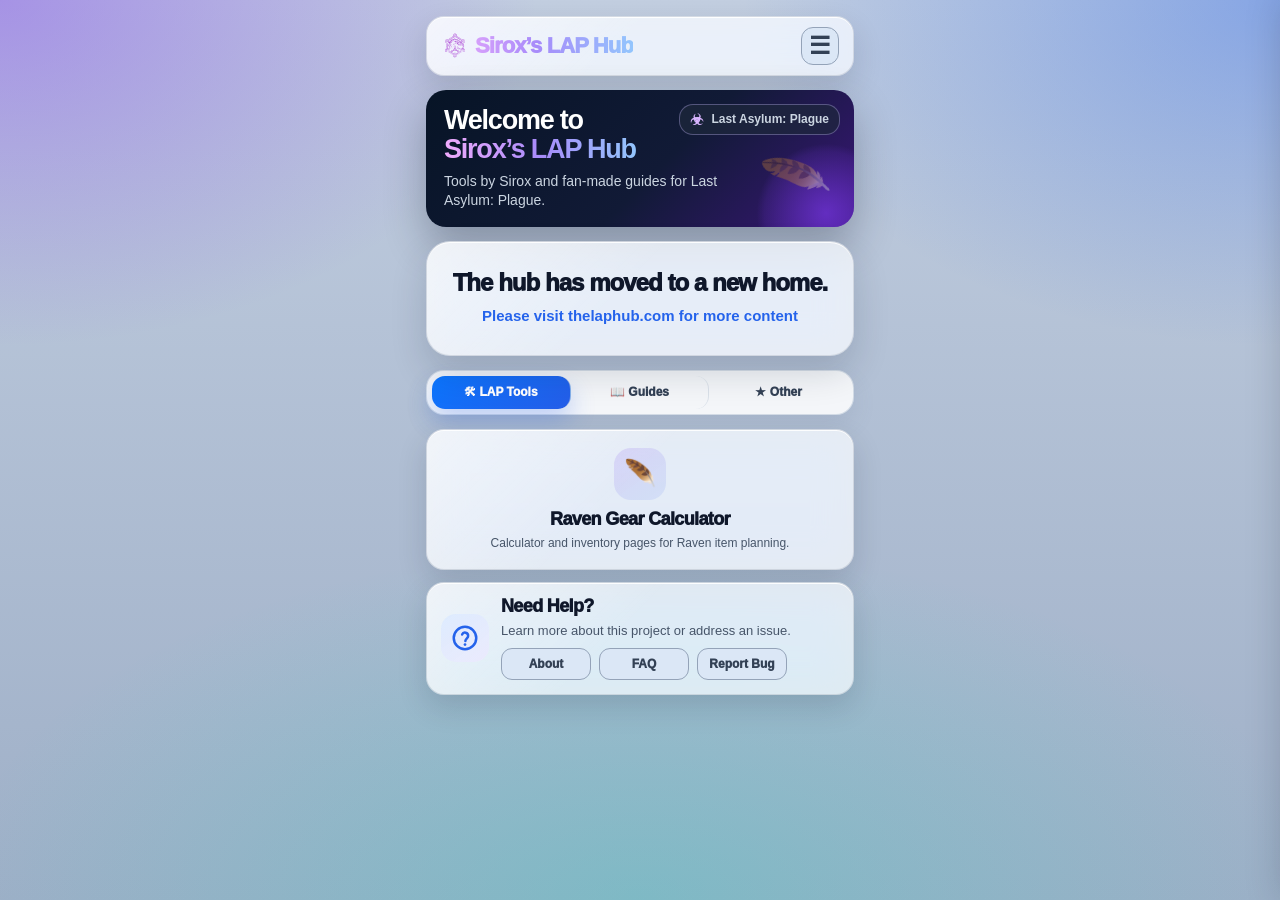
<file: index.html>
<!DOCTYPE html>

<html lang="en"><head><meta content="text/html; charset=utf-8" http-equiv="Content-Type"/>
<meta content="width=device-width, initial-scale=1.0" name="viewport"/>
<title>Last Asylum: Plague Tools</title>
<link href="LAPHub.ico" rel="icon" type="image/x-icon"/>
<link href="https://thelaphub.com/" rel="canonical"/>
<link href="src/styles.css?v=1.0.34" rel="stylesheet"/>
</head>
<body>
<main class="app">
<header class="global-topbar">
<button class="h-btn h-btn--brand" data-action="showPage" data-action-event="click" data-arg0="homePage" type="button"><img class="h-btn__brand-logo" src="lap-hub-logo.svg" alt="" aria-hidden="true"/>Sirox&rsquo;s LAP Hub</button>
<button aria-label="Menu" class="h-btn h-btn--icon" data-action="openGlobalMenu" data-action-event="click" type="button">&#9776;</button>
</header>
<div class="menu-scrim hidden" data-action="closeGlobalMenu" data-action-event="click" id="menuScrim"></div>
<aside aria-hidden="true" class="global-menu-panel" id="globalMenuPanel">
<button class="h-btn h-btn--menu h-btn--back" data-action="closeGlobalMenu" data-action-event="click" type="button">&lsaquo; Back</button>
<nav class="global-menu-tree" id="globalMenuTree" aria-label="Hub navigation"></nav>
</aside>
<section class="" id="homePage">
<section class="home-hero-card">
<div class="h-pill"><span class="h-pill__lead">&#9763;</span><span>Last Asylum: Plague</span></div>
<h1>Welcome to<br/><span>Sirox&rsquo;s LAP Hub</span></h1>
<p>Tools by Sirox and fan-made guides for Last Asylum: Plague.</p>
</section>
<a class="h-card h-card--center h-card--interactive home-moved-card" href="https://thelaphub.com/">
<strong class="h-card__title">The hub has moved to a new home.</strong>
<span class="h-card__sub">Please visit thelaphub.com for more content</span>
</a>
<nav class="h-tabs" id="homeCategoryTabs"></nav>
<section class="h-stack h-stack--column h-stack--gap-5 home-category-panel" id="homeToolsPanel"></section>
<section class="h-stack h-stack--column h-stack--gap-5 home-category-panel hidden" id="homeGuidesPanel"></section>
<section class="h-stack h-stack--column h-stack--gap-5 home-category-panel hidden" id="homeOtherPanel"></section>
</section>
<section class="hidden" id="ravenPage"></section>

<section class="hidden placeholder-page" id="guidesPage"></section>
<section class="hidden placeholder-page" id="otherPage"></section>
<section class="hidden placeholder-page" id="aboutPage"></section>
<section class="hidden placeholder-page" id="faqPage"></section>
<section class="hidden placeholder-page" id="reportBugPage"></section>
</main>
<script src="src/main.js?v=1.0.32" type="module"></script>
</body></html>
</file>
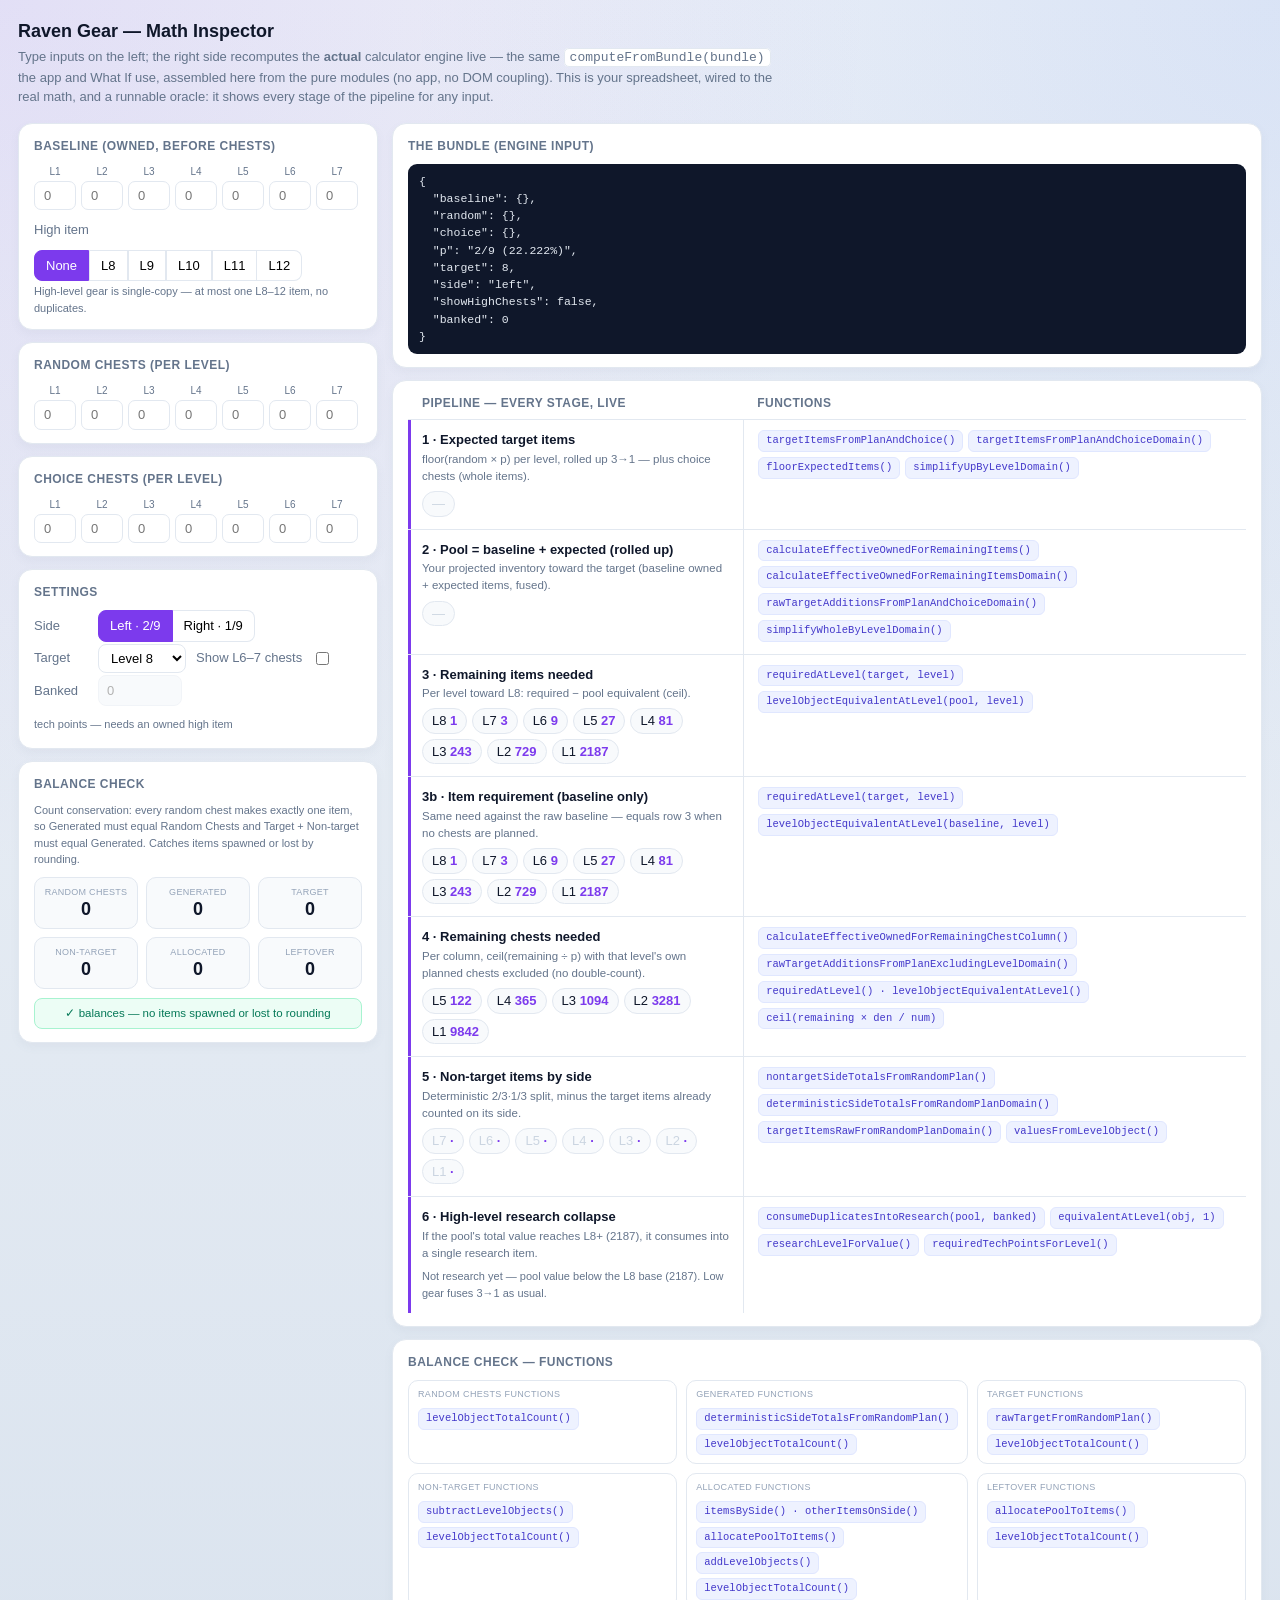
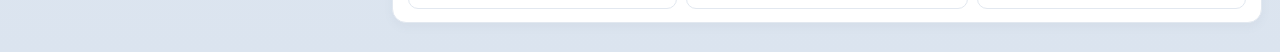
<file: src/tools/raven-gear/ui/_inspect/index.html>
<!DOCTYPE html>
<html lang="en"><head><meta charset="utf-8"><meta name="viewport" content="width=device-width, initial-scale=1">
<title>Raven Gear — Math Inspector</title>
<style>
  :root{ --ink:#0f172a; --muted:#64748b; --line:#e2e8f0; --accent:#7c3aed; --bg:#f1f5f9; }
  *{ box-sizing:border-box; }
  body{ margin:0; font:13px/1.5 ui-sans-serif,Arial,Helvetica,sans-serif; color:var(--ink);
    background:radial-gradient(circle at top left,rgba(124,58,237,.10),transparent 42%),
               radial-gradient(circle at top right,rgba(37,99,235,.10),transparent 42%),
               linear-gradient(180deg,#eef2f7,#dbe4ef); padding:18px; }
  h1{ font-size:18px; margin:0 0 2px; }
  .sub{ color:var(--muted); margin:0 0 16px; max-width:760px; }
  .sub code{ background:#fff; border:1px solid var(--line); border-radius:5px; padding:1px 5px; }
  .layout{ display:grid; grid-template-columns:minmax(300px,360px) 1fr; gap:14px; align-items:start; }
  @media (max-width:760px){ .layout{ grid-template-columns:1fr; } }
  .card{ background:#fff; border:1px solid var(--line); border-radius:14px; padding:13px 15px;
    margin:0 0 12px; box-shadow:0 4px 10px rgba(100,116,139,.06); }
  .card h2{ font-size:12px; letter-spacing:.04em; text-transform:uppercase; color:var(--muted);
    margin:0 0 9px; }
  .levelrow{ display:flex; gap:5px; flex-wrap:wrap; }
  .lvl{ display:flex; flex-direction:column; align-items:center; gap:2px; }
  .lvl span{ font-size:10px; color:var(--muted); }
  .lvl input{ width:42px; text-align:center; border:1px solid var(--line); border-radius:7px;
    padding:4px 2px; font:inherit; }
  .lvl input:focus{ outline:2px solid var(--accent); outline-offset:0; border-color:transparent; }
  .ctl{ display:flex; align-items:center; gap:10px; margin:2px 0; flex-wrap:wrap; }
  .ctl label{ color:var(--muted); min-width:54px; }
  .seg button{ border:1px solid var(--line); background:#fff; padding:5px 11px; cursor:pointer;
    font:inherit; }
  .seg button:first-child{ border-radius:8px 0 0 8px; }
  .seg button:last-child{ border-radius:0 8px 8px 0; border-left:0; }
  .seg button.on{ background:var(--accent); color:#fff; border-color:var(--accent); }
  select,.num{ border:1px solid var(--line); border-radius:8px; padding:5px 8px; font:inherit; background:#fff; }
  .num{ width:84px; }
  input:disabled{ opacity:.45; cursor:not-allowed; background:#f1f5f9; }
  .seg{ display:inline-flex; flex-wrap:wrap; }
  .stage{ display:grid; grid-template-columns:minmax(0,2fr) minmax(0,3fr); border-top:1px solid var(--line); }
  .stage:first-child{ border-top:0; }
  .stage-main{ border-left:3px solid var(--accent); padding:10px 14px 12px 11px; }
  .stage-fns{ border-left:1px solid var(--line); padding:10px 6px 12px 14px; display:flex; flex-wrap:wrap; gap:5px; align-content:flex-start; }
  .stage .lbl{ font-weight:600; }
  .stage .desc{ color:var(--muted); font-size:11.5px; margin:1px 0 6px; }
  @media (max-width:620px){
    .stage, .stages-head{ grid-template-columns:1fr; }
    .stages-head .col-head:last-child{ display:none; }
    .stage-fns{ border-left:0; border-top:1px dashed var(--line); margin-left:11px; }
  }
  .pills{ display:flex; gap:5px; flex-wrap:wrap; }
  .pill{ border:1px solid var(--line); border-radius:999px; padding:2px 9px; background:#f8fafc;
    font-variant-numeric:tabular-nums; }
  .pill b{ color:var(--accent); }
  .pill.zero{ color:#cbd5e1; }
  .mono{ font-family:ui-monospace,SFMono-Regular,Menlo,monospace; font-size:11.5px;
    background:#0f172a; color:#e2e8f0; border-radius:9px; padding:9px 11px; white-space:pre-wrap;
    word-break:break-word; }
  .row2{ display:flex; gap:7px; flex-wrap:wrap; align-items:center; }
  .tag{ font-size:11px; color:var(--muted); }
  .fn{ font-family:ui-monospace,SFMono-Regular,Menlo,monospace; font-size:10.5px; height:fit-content;
    background:#eef2ff; color:#4338ca; border:1px solid #e0e7ff; border-radius:6px; padding:2px 7px; cursor:help; }
  .stages-head{ display:grid; grid-template-columns:minmax(0,2fr) minmax(0,3fr); border-bottom:1px solid var(--line); }
  .stages-head .col-head{ margin:0 0 7px; padding-left:14px; }
  .err{ color:#b91c1c; background:#fef2f2; border:1px solid #fecaca; border-radius:9px; padding:9px 11px; }
  .research{ background:linear-gradient(90deg,rgba(124,58,237,.10),transparent); border-radius:9px; padding:8px 11px; }
  .bar{ height:8px; background:#ede9fe; border-radius:999px; overflow:hidden; margin-top:5px; }
  .bar > i{ display:block; height:100%; background:var(--accent); }
  .bal-grid{ display:grid; grid-template-columns:repeat(3,1fr); gap:8px; }
  .bal-box{ background:#f8fafc; border:1px solid var(--line); border-radius:10px; padding:8px 6px 7px; text-align:center; }
  .bal-box .bk{ font-size:9px; text-transform:uppercase; letter-spacing:.03em; color:#94a3b8; }
  .bal-box .bv{ font-size:18px; font-weight:700; line-height:1.2; }
  .bal-badge{ margin-top:9px; font-size:11.5px; border-radius:8px; padding:6px 10px; text-align:center; }
  .bal-badge.ok{ background:#ecfdf5; color:#047857; border:1px solid #a7f3d0; }
  .bal-badge.bad{ background:#fef2f2; color:#b91c1c; border:1px solid #fecaca; }
  .bal-fns-grid{ display:grid; grid-template-columns:repeat(3,1fr); gap:9px; }
  @media (max-width:620px){ .bal-fns-grid{ grid-template-columns:1fr; } }
  .bal-fn-card{ border:1px solid var(--line); border-radius:10px; padding:7px 9px 8px; }
  .bal-fn-label{ font-size:9px; text-transform:uppercase; letter-spacing:.04em; color:#94a3b8; margin:0 0 6px; }
  .bal-fn-chips{ display:flex; flex-wrap:wrap; gap:4px; }
</style></head>
<body>
<h1>Raven Gear — Math Inspector</h1>
<p class="sub">Type inputs on the left; the right side recomputes the <b>actual</b> calculator engine
live — the same <code>computeFromBundle(bundle)</code> the app and What If use, assembled here from the
pure modules (no app, no DOM coupling). This is your spreadsheet, wired to the real math, and a runnable
oracle: it shows every stage of the pipeline for any input.</p>

<div class="layout">
  <!-- ── INPUTS ───────────────────────────────────────────── -->
  <div>
    <div class="card">
      <h2>Baseline (owned, before chests)</h2>
      <div class="levelrow" id="inBaseline"></div>
      <div class="ctl" style="margin-top:10px"><label>High item</label>
        <span class="seg" id="inHigh"><button data-hl="0" class="on">None</button><button data-hl="8">L8</button><button data-hl="9">L9</button><button data-hl="10">L10</button><button data-hl="11">L11</button><button data-hl="12">L12</button></span>
      </div>
      <div class="tag">High-level gear is single-copy — at most one L8–12 item, no duplicates.</div>
    </div>
    <div class="card">
      <h2>Random chests (per level)</h2>
      <div class="levelrow" id="inRandom"></div>
    </div>
    <div class="card">
      <h2>Choice chests (per level)</h2>
      <div class="levelrow" id="inChoice"></div>
    </div>
    <div class="card">
      <h2>Settings</h2>
      <div class="ctl"><label>Side</label>
        <span class="seg" id="inSide"><button data-side="left" class="on">Left · 2/9</button><button data-side="right">Right · 1/9</button></span>
      </div>
      <div class="ctl"><label>Target</label>
        <select id="inTarget"></select>
        <label style="min-width:0">Show L6–7 chests</label>
        <input type="checkbox" id="inShowHigh">
      </div>
      <div class="ctl"><label>Banked</label>
        <input class="num" id="inBanked" type="number" min="0" step="1" value="0" placeholder="0" disabled>
        <span class="tag" id="bankedHint">tech points — needs an owned high item</span>
      </div>
    </div>
    <div class="card">
      <h2>Balance check</h2>
      <div class="tag" style="margin:0 0 9px">Count conservation: every random chest makes exactly one item, so Generated must equal Random Chests and Target + Non-target must equal Generated. Catches items spawned or lost by rounding.</div>
      <div id="outBalance"></div>
    </div>
  </div>

  <!-- ── OUTPUT ────────────────────────────────────────────── -->
  <div>
    <div class="card">
      <h2>The bundle (engine input)</h2>
      <div class="mono" id="outBundle"></div>
    </div>
    <div class="card" id="outStages">
      <div class="stages-head"><h2 class="col-head">Pipeline — every stage, live</h2><h2 class="col-head">Functions</h2></div>
      <div id="stages"></div>
    </div>
    <div class="card">
      <h2>Balance check — functions</h2>
      <div class="bal-fns-grid" id="outBalanceFns"></div>
    </div>
  </div>
</div>

<script type="module">
  /*
   * ───────────────────────────────────────────────────────────────────────────────
   * RAVEN GEAR — MATH INSPECTOR   (a self-explaining, runnable oracle)
   * ───────────────────────────────────────────────────────────────────────────────
   * WHAT THIS IS: feed inputs on the left, watch the REAL calculator engine compute
   * on the right, stage by stage. It calls computeFromBundle(bundle) — the exact pure
   * function the app's Calculator and What-If use — so this page is the authoritative
   * reference for the math.  AI READING THIS: if you are porting or reimplementing the
   * logic (e.g. the React port), CALL this engine or check your output against this
   * page. Do not re-derive the rules from scratch; they are subtle and load-bearing.
   *
   * THE ECONOMY (why the numbers are what they are):
   *  • Every gear piece is worth its lossless L1-equivalent value = 3^(level-1)
   *    (L1=1, L2=3, … L7=729, L8=2187, …). This falls straight out of 3:1 fusion.
   *  • L1–L7 FUSE: 3 of a level → 1 of the next, capped at L8. A sub-3 remainder is
   *    stranded (its value is locked until you have 3).
   *  • Chests only ever drop L1–L7. That is why Random/Choice inputs stop at L7, and
   *    why an L8+ DUPLICATE is impossible — high-level gear is single-copy.
   *  • L8–L12 do NOT fuse; they "research". Each duplicate you feed in grants its
   *    L1-equivalent value as TECH POINTS. Climbing one level costs 3^L − 3^(L-1)
   *    (L8→L9 = 4374). There is NO stranding here — every point is live progress,
   *    which is why a clean % is meaningful for high gear but not for low gear.
   *  • CROSSOVER: low gear that only REACHES L8 after fusion still researches. The
   *    collapse (consumeDuplicatesIntoResearch) triggers on TOTAL VALUE ≥ 2187, not
   *    on whether a raw L8 key is already present.
   *
   * THE TWO RANDOM PARAMETERS:
   *  • A random chest yields the chosen TARGET item with probability 2/9 if the item's
   *    side is "left" or 1/9 if "right"; the rest are non-target items. p is carried as
   *    an exact ratio {num,den} so floor(qty·p) is integer-exact in any runtime.
   *  • A choice chest is a whole target item directly (no probability).
   *
   * THE BUNDLE — the ONLY thing the engine reads:
   *   { baseline, random, choice, p:{num,den}, target, side, showHighChests }
   *   baseline = owned gear: a low-gear L1–7 stack + at most ONE high L8–12 item.
   *   Every figure the Calculator/What-If display is a pure function of this bundle.
   *
   * WHY THE INPUTS ARE SHAPED THIS WAY:
   *  • The high item is a single-select (None / L8…L12) because high gear is single-
   *    copy — two high items, or a quantity > 1, are impossible STATES, not just bad
   *    inputs, so the UI makes them unrepresentable.
   *  • Banked tech points can only exist if you already OWN a high item, so the field
   *    is disabled and cleared to 0 whenever "None" is selected.
   * ───────────────────────────────────────────────────────────────────────────────
   */
  import { createMathModule } from "../../shared/math/index.js";
  import { createPlanningMathModule } from "../../planning/planning-math.js";
  import * as DomainPlanning from "../../planning/planning-domain.js";
  import { createCalculationEngine } from "../../shared/math/calculation-engine.js";

  // Assemble the engine from the pure modules — the same composition the headless suite
  // (tests/pure-logic-tests.js) uses. The math layer (core + levels), the planning-math
  // wrappers, and the inventory audit are pure: they read only their arguments + runtime, never
  // the DOM or app state. So a tiny stub runtime is enough to run the WHOLE engine here.
  // We import the engine DIRECTLY (createCalculationEngine) instead of booting the render module —
  // computeFromBundle is the only thing the inspector needs, and it now lives in its own pure
  // module. (A reimplementation should reproduce computeFromBundle's behavior; this assembly
  // shows exactly which pure pieces it depends on.)
  const runtime = { state:{}, mode:"manual", manualSide:"left", selectedSide(){ return runtime.manualSide; } };
  Object.assign(runtime, createMathModule(runtime));
  runtime.DomainPlanning = DomainPlanning;
  Object.assign(runtime, createPlanningMathModule(runtime));
  // The balance check uses the app's REAL audit (random-generation-ledger-domain.computeRandomPlanAuditDomain) —
  // the engine imports it directly and returns it as model.randomAudit, passing this runtime as the
  // injected math bag. So math + planning is the ENTIRE composition the engine needs; no inventory module.
  const engine = createCalculationEngine(runtime);

  const ITEM_LEVELS = [1,2,3,4,5,6,7,8,9,10,11,12];
  const LOW_LEVELS = [1,2,3,4,5,6,7];   // baseline low gear (fusable, can stack) + chest levels
  const CHEST_LEVELS = [1,2,3,4,5,6,7];
  // baseline = low gear only; `high` is the single owned high-level item (0 = none, else 8..12).
  const state = { baseline:{}, high:0, random:{}, choice:{}, side:"left", target:8, showHigh:false, banked:0 };

  // ---- build inputs ----
  // Handlers resolve state[storeKey] LIVE on each keystroke, so reseeding state.baseline /
  // state.random to a fresh object (below) can't orphan them.
  function levelInputs(mountId, levels, storeKey){
    const mount = document.getElementById(mountId);
    mount.innerHTML = levels.map(l=>`<label class="lvl"><span>L${l}</span><input data-l="${l}" type="number" min="0" step="1" placeholder="0"></label>`).join("");
    mount.querySelectorAll("input").forEach(inp=>{
      inp.addEventListener("input", ()=>{
        const v = Math.max(0, Math.floor(Number(inp.value||0)));
        const store = state[storeKey];
        if(v>0) store[inp.dataset.l]=v; else delete store[inp.dataset.l];
        update();
      });
    });
  }
  levelInputs("inBaseline", LOW_LEVELS, "baseline");
  levelInputs("inRandom", CHEST_LEVELS, "random");
  levelInputs("inChoice", CHEST_LEVELS, "choice");

  // High-level item: single-select (8..12 or none), since high gear is single-copy. Banked
  // research only exists when you own one, so it's disabled + cleared when "None".
  const bankedInput = document.getElementById("inBanked");
  function syncBanked(){
    const hasHigh = state.high > 0;
    bankedInput.disabled = !hasHigh;
    if(!hasHigh){ state.banked = 0; bankedInput.value = "0"; }
    document.getElementById("bankedHint").textContent = hasHigh
      ? "tech points (research progress)"
      : "tech points — needs an owned high item";
  }
  document.getElementById("inHigh").addEventListener("click", e=>{
    const b = e.target.closest("button[data-hl]"); if(!b) return;
    state.high = Number(b.dataset.hl);
    document.querySelectorAll("#inHigh button").forEach(x=>x.classList.toggle("on", x===b));
    syncBanked();
    update();
  });

  const targetSel = document.getElementById("inTarget");
  targetSel.innerHTML = ITEM_LEVELS.map(l=>`<option value="${l}"${l===8?" selected":""}>Level ${l}</option>`).join("");
  targetSel.addEventListener("change", ()=>{ state.target = Number(targetSel.value); update(); });

  document.getElementById("inSide").addEventListener("click", e=>{
    const b = e.target.closest("button[data-side]"); if(!b) return;
    state.side = b.dataset.side; runtime.manualSide = state.side;
    document.querySelectorAll("#inSide button").forEach(x=>x.classList.toggle("on", x===b));
    update();
  });
  document.getElementById("inShowHigh").addEventListener("change", e=>{ state.showHigh = e.target.checked; update(); });
  document.getElementById("inBanked").addEventListener("input", e=>{ state.banked = Math.max(0,Math.floor(Number(e.target.value||0))); update(); });

  // ---- render helpers ----
  const ratioForSide = s => s==="left" ? {num:2,den:9} : {num:1,den:9};
  function levelObjPills(obj, levels){
    const ls = levels || Object.keys(obj||{}).map(Number).sort((a,b)=>b-a);
    if(!ls.length || ls.every(l=>!(Number(obj[l])>0))) return `<span class="pill zero">—</span>`;
    return ls.map(l=>{
      const v = Number((obj||{})[l]||0);
      return `<span class="pill${v>0?"":" zero"}">L${l} <b>${v>0?v:"·"}</b></span>`;
    }).join("");
  }
  function valuePills(levels, values){
    return levels.map((l,i)=>{
      const v = values[i];
      const shown = (v==null||v==="-"||v==="") ? "·" : v;
      return `<span class="pill${shown==="·"?" zero":""}">L${l} <b>${shown}</b></span>`;
    }).join("");
  }
  // Every stage is two columns: the left shows what it computes; the right (under the
  // "Functions" column header) holds chips for the engine functions it calls — call → domain
  // delegate → leaf primitive — each chip's source file in its title. So this page doubles as
  // a stage→source map. Chips are direct children of .stage-fns so they wrap/grid freely.
  function fnChips(fns){
    return (fns||[]).map(x=>`<code class="fn" title="${x.f}">${x.n}</code>`).join("");
  }
  function stage(lbl, desc, fns, inner){
    return `<div class="stage"><div class="stage-main"><div class="lbl">${lbl}</div><div class="desc">${desc}</div>${inner}</div><div class="stage-fns">${fnChips(fns)}</div></div>`;
  }

  // ---- the live compute ----
  function update(){
    const stagesEl = document.getElementById("stages");
    try{
      const p = ratioForSide(state.side);
      const bundle = {
        baseline: { ...state.baseline, ...(state.high>0 ? {[state.high]:1} : {}) },
        random:   {...state.random},
        choice:   {...state.choice},
        p,
        target:   state.target,
        side:     state.side,
        showHighChests: state.showHigh,
        banked:   state.banked
      };
      document.getElementById("outBundle").textContent =
        JSON.stringify({ ...bundle, p:`${p.num}/${p.den} (${(p.num/p.den*100).toFixed(3)}%)` }, null, 2);

      // ONE call. The engine returns the model AND every pipeline intermediate, so this page is a
      // pure visualizer over computeFromBundle — it no longer re-runs any helper itself. The
      // intermediates the model now carries:
      //   expectedTargetItems = whole target items the chests produce (floor(random·p) rolled up + choice)
      //   effectiveOwned      = baseline + expected, rolled up 3→1     (projected inventory / "pool")
      //   research            = pool collapsed into a single high item (only when pool value ≥ 2187)
      //   randomAudit         = the app's count-conservation audit of the random plan
      const m = engine.computeFromBundle(bundle);
      const expected = m.expectedTargetItems;
      const pool     = m.effectiveOwned;
      const research = m.research;

      const pct = research.isResearch
        ? Math.floor(research.techPoints / (runtime.requiredTechPointsForLevel(research.level) || 1) * 100) : 0;

      // Balance check — straight off the model. m.randomAudit is the app's REAL plan-level audit
      // (inventory-math.computeRandomPlanAudit, the exact function computeRawItemPlan calls):
      // deterministic split → target → non-target → allocate evenly across the side's roster →
      // leftover, with count conservation. The engine computed it; we only render it.
      const bal = m.randomAudit.audit;
      const balBox = (k,v)=>`<div class="bal-box"><div class="bk">${k}</div><div class="bv">${v}</div></div>`;
      document.getElementById("outBalance").innerHTML =
        `<div class="bal-grid">`
        + balBox("Random Chests", bal.randomChestCount) + balBox("Generated", bal.generatedCount) + balBox("Target", bal.targetRandomCount)
        + balBox("Non-target", bal.nontargetCount) + balBox("Allocated", bal.allocatedCount) + balBox("Leftover", bal.leftoverCount)
        + `</div>`
        + `<div class="bal-badge ${bal.balances?"ok":"bad"}">${bal.balances ? "✓ balances — no items spawned or lost to rounding" : "✗ CHECK — rounding changed the item count"}</div>`;

      stagesEl.innerHTML = [
        stage("1 · Expected target items", "floor(random × p) per level, rolled up 3→1 — plus choice chests (whole items).",
          [{n:"targetItemsFromPlanAndChoice()",f:"planning/planning-math.js"},
           {n:"targetItemsFromPlanAndChoiceDomain()",f:"planning/planning-domain.js"},
           {n:"floorExpectedItems()",f:"planning/planning-domain.js"},
           {n:"simplifyUpByLevelDomain()",f:"inventory/inventory-domain.js"}],
          `<div class="pills">${levelObjPills(expected, ITEM_LEVELS)}</div>`),
        stage("2 · Pool = baseline + expected (rolled up)", "Your projected inventory toward the target (baseline owned + expected items, fused).",
          [{n:"calculateEffectiveOwnedForRemainingItems()",f:"planning/planning-math.js"},
           {n:"calculateEffectiveOwnedForRemainingItemsDomain()",f:"planning/planning-domain.js"},
           {n:"rawTargetAdditionsFromPlanAndChoiceDomain()",f:"planning/planning-domain.js"},
           {n:"simplifyWholeByLevelDomain()",f:"planning/planning-domain.js"}],
          `<div class="pills">${levelObjPills(pool, ITEM_LEVELS)}</div>`),
        stage("3 · Remaining items needed", `Per level toward L${state.target}: required − pool equivalent (ceil).`,
          [{n:"requiredAtLevel(target, level)",f:"shared/math/core.js"},
           {n:"levelObjectEquivalentAtLevel(pool, level)",f:"shared/math/levels.js"}],
          `<div class="pills">${valuePills(m.itemResultLevels, m.itemValues)}</div>`),
        stage("3b · Item requirement (baseline only)", "Same need against the raw baseline — equals row 3 when no chests are planned.",
          [{n:"requiredAtLevel(target, level)",f:"shared/math/core.js"},
           {n:"levelObjectEquivalentAtLevel(baseline, level)",f:"shared/math/levels.js"}],
          `<div class="pills">${valuePills(m.itemResultLevels, m.itemBaselineValues)}</div>`),
        stage("4 · Remaining chests needed", "Per column, ceil(remaining ÷ p) with that level's own planned chests excluded (no double-count).",
          [{n:"calculateEffectiveOwnedForRemainingChestColumn()",f:"planning/planning-math.js"},
           {n:"rawTargetAdditionsFromPlanExcludingLevelDomain()",f:"planning/planning-domain.js"},
           {n:"requiredAtLevel() · levelObjectEquivalentAtLevel()",f:"shared/math/core.js + levels.js"},
           {n:"ceil(remaining × den / num)",f:"calculator/calculator-render.js"}],
          `<div class="pills">${valuePills(m.chestResultLevels, m.chestValues)}</div>`),
        stage("5 · Non-target items by side", "Deterministic 2/3·1/3 split, minus the target items already counted on its side.",
          [{n:"nontargetSideTotalsFromRandomPlan()",f:"planning/planning-math.js"},
           {n:"deterministicSideTotalsFromRandomPlanDomain()",f:"planning/planning-domain.js"},
           {n:"targetItemsRawFromRandomPlanDomain()",f:"planning/planning-domain.js"},
           {n:"valuesFromLevelObject()",f:"shared/math/levels.js"}],
          `<div class="pills">${m.randomSideDisplayValues.map((v,i)=>`<span class="pill${v==="-"?" zero":""}">L${[7,6,5,4,3,2,1][i]} <b>${v==="-"?"·":v}</b></span>`).join("")}</div>`),
        stage("6 · High-level research collapse", "If the pool's total value reaches L8+ (2187), it consumes into a single research item.",
          [{n:"consumeDuplicatesIntoResearch(pool, banked)",f:"shared/math/levels.js"},
           {n:"equivalentAtLevel(obj, 1)",f:"shared/math/levels.js"},
           {n:"researchLevelForValue()",f:"shared/math/levels.js"},
           {n:"requiredTechPointsForLevel()",f:"shared/math/levels.js"}],
          research.isResearch
            ? `<div class="research"><div class="row2"><span class="pill"><b>L${research.level}</b></span><span>research progress <b>${pct}%</b></span><span class="tag">${research.techPoints} / ${runtime.requiredTechPointsForLevel(research.level)||"—"} tech points</span></div><div class="bar"><i style="width:${Math.min(100,pct)}%"></i></div></div>`
            : `<div class="tag">Not research yet — pool value below the L8 base (2187). Low gear fuses 3→1 as usual.</div>`)
      ].join("");
    }catch(err){
      stagesEl.innerHTML = `<div class="err"><b>Engine error:</b> ${String(err && err.stack || err)}</div>`;
    }
  }

  // The engine functions behind each of the 6 balance boxes (real wiring). Static — rendered once
  // as small labelled cards of chips, mirroring the chips in the pipeline's Functions column.
  const BALANCE_FNS = [
    { label:"Random chests", fns:[
      {n:"levelObjectTotalCount()",f:"shared/math/levels.js"}] },
    { label:"Generated", fns:[
      {n:"deterministicSideTotalsFromRandomPlan()",f:"planning/planning-math.js"},
      {n:"levelObjectTotalCount()",f:"shared/math/levels.js"}] },
    { label:"Target", fns:[
      {n:"rawTargetFromRandomPlan()",f:"planning/planning-math.js"},
      {n:"levelObjectTotalCount()",f:"shared/math/levels.js"}] },
    { label:"Non-target", fns:[
      {n:"subtractLevelObjects()",f:"shared/math/levels.js"},
      {n:"levelObjectTotalCount()",f:"shared/math/levels.js"}] },
    { label:"Allocated", fns:[
      {n:"itemsBySide() · otherItemsOnSide()",f:"inventory/random-generation-ledger-domain.js"},
      {n:"allocatePoolToItems()",f:"inventory/random-generation-ledger-domain.js"},
      {n:"addLevelObjects()",f:"shared/math/levels.js"},
      {n:"levelObjectTotalCount()",f:"shared/math/levels.js"}] },
    { label:"Leftover", fns:[
      {n:"allocatePoolToItems()",f:"inventory/random-generation-ledger-domain.js"},
      {n:"levelObjectTotalCount()",f:"shared/math/levels.js"}] }
  ];
  document.getElementById("outBalanceFns").innerHTML = BALANCE_FNS.map(s=>
    `<div class="bal-fn-card"><div class="bal-fn-label">${s.label} functions</div><div class="bal-fn-chips">${fnChips(s.fns)}</div></div>`).join("");

  // start empty — every input is the user's to drive.
  syncBanked();
  update();
</script>
</body></html>
</file>
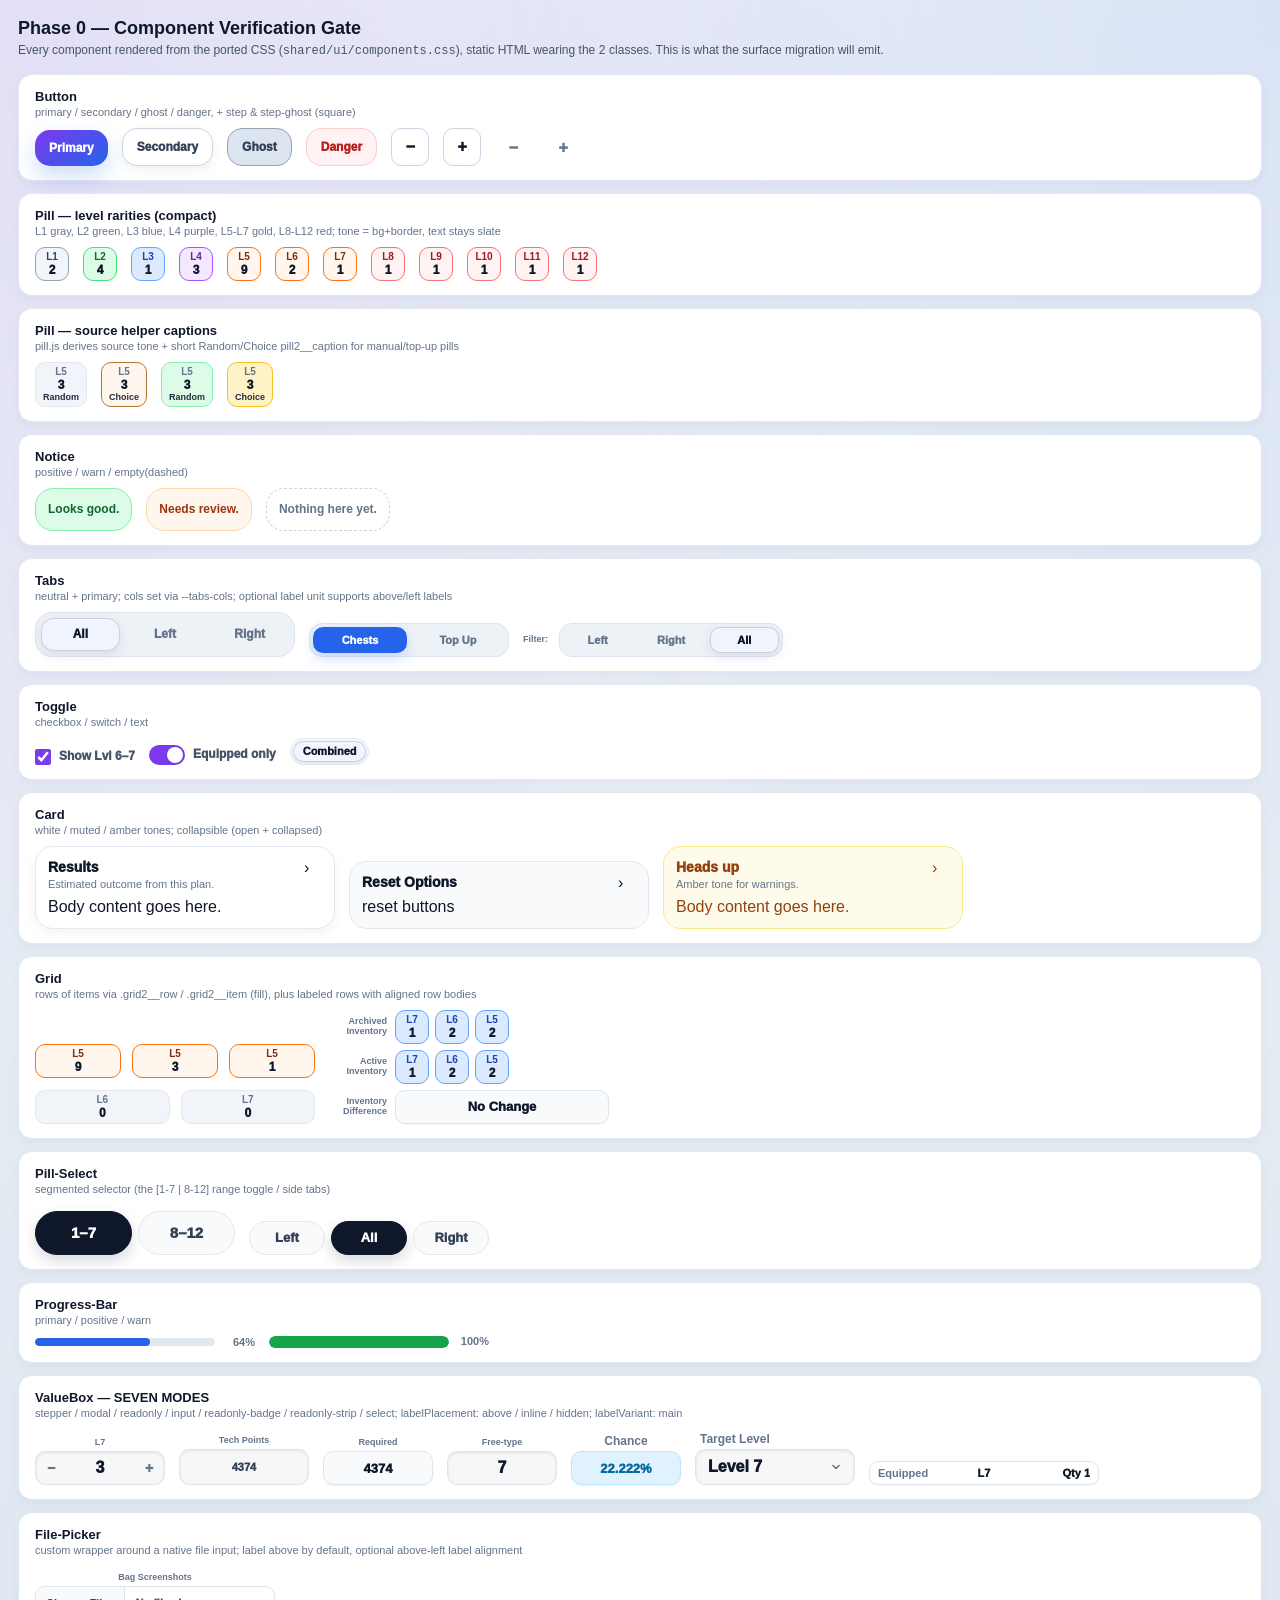
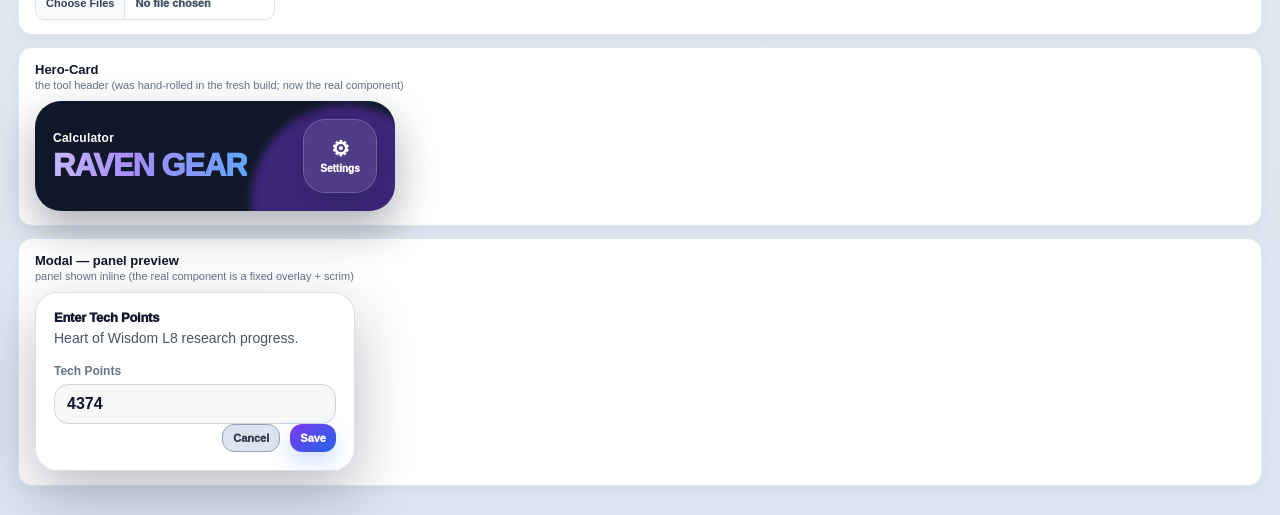
<file: src/tools/raven-gear/ui/_verify/index.html>
<!DOCTYPE html>
<html lang="en"><head><meta charset="utf-8"><meta name="viewport" content="width=device-width, initial-scale=1">
<title>Phase 0 — component verification</title>
<link rel="stylesheet" href="../components.css">
<style>
  body { margin:0; font-family:Arial,Helvetica,sans-serif;
    background: radial-gradient(circle at top left,rgba(124,58,237,.10),transparent 40%),
                radial-gradient(circle at top right,rgba(37,99,235,.10),transparent 40%),
                linear-gradient(180deg,#eef2f7,#dbe4ef); color:#0f172a; padding:18px; }
  h1 { font-size:18px; margin:0 0 4px; }
  .sub { font-size:12px; color:#475569; margin:0 0 16px; }
  .vsec { background:#fff; border:1px solid #e2e8f0; border-radius:14px; padding:14px 16px; margin:0 0 12px; box-shadow:0 4px 10px rgba(100,116,139,.06); }
  .vsec h2 { font-size:13px; margin:0 0 2px; }
  .vnote { font-size:11px; color:#64748b; margin:0 0 10px; }
  .vrow { display:flex; flex-wrap:wrap; gap:14px; align-items:flex-end; }
</style></head>
<body>
<h1>Phase 0 — Component Verification Gate</h1>
<p class="sub">Every component rendered from the ported CSS (<code>shared/ui/components.css</code>), static HTML wearing the <code>2</code> classes. This is what the surface migration will emit.</p>
<section class="vsec"><h2>Button</h2><p class="vnote">primary / secondary / ghost / danger, + step & step-ghost (square)</p><div class="vrow"><button class="button2 button2--md button2--primary">Primary</button><button class="button2 button2--md button2--secondary">Secondary</button><button class="button2 button2--md button2--ghost">Ghost</button><button class="button2 button2--md button2--danger">Danger</button><span class="button2 button2--md button2--step">&minus;</span><span class="button2 button2--md button2--step">+</span><span class="button2 button2--md button2--step-ghost">&minus;</span><span class="button2 button2--md button2--step-ghost">+</span></div></section><section class="vsec"><h2>Pill — level rarities (compact)</h2><p class="vnote">L1 gray, L2 green, L3 blue, L4 purple, L5-L7 gold, L8-L12 red; tone = bg+border, text stays slate</p><div class="vrow"><span class="pill2-unit pill2-unit--inside pill2--tone-levelGray"><span class="pill2 pill2--md pill2--compact pill2--tone-levelGray"><span class="pill2__level">L1</span><span class="pill2__qty">2</span></span></span><span class="pill2-unit pill2-unit--inside pill2--tone-levelGreen"><span class="pill2 pill2--md pill2--compact pill2--tone-levelGreen"><span class="pill2__level">L2</span><span class="pill2__qty">4</span></span></span><span class="pill2-unit pill2-unit--inside pill2--tone-levelBlue"><span class="pill2 pill2--md pill2--compact pill2--tone-levelBlue"><span class="pill2__level">L3</span><span class="pill2__qty">1</span></span></span><span class="pill2-unit pill2-unit--inside pill2--tone-levelPurple"><span class="pill2 pill2--md pill2--compact pill2--tone-levelPurple"><span class="pill2__level">L4</span><span class="pill2__qty">3</span></span></span><span class="pill2-unit pill2-unit--inside pill2--tone-levelGold"><span class="pill2 pill2--md pill2--compact pill2--tone-levelGold"><span class="pill2__level">L5</span><span class="pill2__qty">9</span></span></span><span class="pill2-unit pill2-unit--inside pill2--tone-levelGold"><span class="pill2 pill2--md pill2--compact pill2--tone-levelGold"><span class="pill2__level">L6</span><span class="pill2__qty">2</span></span></span><span class="pill2-unit pill2-unit--inside pill2--tone-levelGold"><span class="pill2 pill2--md pill2--compact pill2--tone-levelGold"><span class="pill2__level">L7</span><span class="pill2__qty">1</span></span></span><span class="pill2-unit pill2-unit--inside pill2--tone-levelRed"><span class="pill2 pill2--md pill2--compact pill2--tone-levelRed"><span class="pill2__level">L8</span><span class="pill2__qty">1</span></span></span><span class="pill2-unit pill2-unit--inside pill2--tone-levelRed"><span class="pill2 pill2--md pill2--compact pill2--tone-levelRed"><span class="pill2__level">L9</span><span class="pill2__qty">1</span></span></span><span class="pill2-unit pill2-unit--inside pill2--tone-levelRed"><span class="pill2 pill2--md pill2--compact pill2--tone-levelRed"><span class="pill2__level">L10</span><span class="pill2__qty">1</span></span></span><span class="pill2-unit pill2-unit--inside pill2--tone-levelRed"><span class="pill2 pill2--md pill2--compact pill2--tone-levelRed"><span class="pill2__level">L11</span><span class="pill2__qty">1</span></span></span><span class="pill2-unit pill2-unit--inside pill2--tone-levelRed"><span class="pill2 pill2--md pill2--compact pill2--tone-levelRed"><span class="pill2__level">L12</span><span class="pill2__qty">1</span></span></span></div></section><section class="vsec"><h2>Pill — source helper captions</h2><p class="vnote">pill.js derives source tone + short Random/Choice pill2__caption for manual/top-up pills</p><div class="vrow" id="verifyPillSourceHelper"></div></section><section class="vsec"><h2>Notice</h2><p class="vnote">positive / warn / empty(dashed)</p><div class="vrow"><div class="notice2 notice2--positive" style="max-width:200px">Looks good.</div><div class="notice2 notice2--warn" style="max-width:200px">Needs review.</div><div class="notice2 notice2--empty" style="max-width:200px">Nothing here yet.</div></div></section><section class="vsec"><h2>Tabs</h2><p class="vnote">neutral + primary; cols set via --tabs-cols; optional label unit supports above/left labels</p><div class="vrow"><div style="width:260px"><div class="tabs2 tabs2--md tabs2--neutral" style="--tabs-cols:3"><button class="tabs2__tab tabs2__tab--active">All</button><button class="tabs2__tab">Left</button><button class="tabs2__tab">Right</button></div></div><div style="width:200px"><div class="tabs2 tabs2--sm tabs2--primary" style="--tabs-cols:2"><button class="tabs2__tab tabs2__tab--active">Chests</button><button class="tabs2__tab">Top Up</button></div></div><div style="width:260px"><span class="tabs2-unit tabs2-unit--label-left"><span class="tabs2__label">Filter:</span><span class="tabs2 tabs2--sm tabs2--neutral" role="group" aria-label="Verify filter" style="--tabs-cols:3"><button class="tabs2__tab">Left</button><button class="tabs2__tab">Right</button><button class="tabs2__tab tabs2__tab--active">All</button></span></span></div></div></section><section class="vsec"><h2>Toggle</h2><p class="vnote">checkbox / switch / text</p><div class="vrow"><label class="toggle2"><input type="checkbox" class="toggle2__checkbox" checked><span class="toggle2__label">Show Lvl 6&ndash;7</span></label><label class="toggle2"><span class="toggle2__switch"><input type="checkbox" checked><span class="toggle2__track"></span><span class="toggle2__thumb"></span></span><span class="toggle2__label">Equipped only</span></label><label class="toggle2 toggle2--text toggle2--active"><input class="toggle2__input" type="checkbox" checked><span class="toggle2__label">Combined</span></label></div></section><section class="vsec"><h2>Card</h2><p class="vnote">white / muted / amber tones; collapsible (open + collapsed)</p><div class="vrow"><div class="card2 card2--white card2--md" style="max-width:300px"><div class="card2__header card2__header--toggle"><div class="card2__heading"><div class="stack2 stack2--row stack2--gap-2 stack2--align-start stack2--wrap card2__default-header"><div class="card2__text card2__text--left"><div class="card2__title">Results</div><div class="card2__body">Estimated outcome from this plan.</div></div></div><button class="card2__chev card2__collapse-toggle" aria-expanded="true">&rsaquo;</button></div></div><div class="card2__content card2__content--after-header">Body content goes here.</div></div><div class="card2 card2--muted card2--md card2--collapsed" style="max-width:300px"><div class="card2__header card2__header--toggle"><div class="card2__heading"><div class="stack2 stack2--row stack2--gap-2 stack2--align-start stack2--wrap card2__default-header"><div class="card2__text card2__text--left"><div class="card2__title">Reset Options</div><div class="card2__body"></div></div></div><button class="card2__chev card2__collapse-toggle" aria-expanded="false">&rsaquo;</button></div></div><div class="card2__content card2__content--after-header">reset buttons</div></div><div class="card2 card2--amber card2--md" style="max-width:300px"><div class="card2__header card2__header--toggle"><div class="card2__heading"><div class="stack2 stack2--row stack2--gap-2 stack2--align-start stack2--wrap card2__default-header"><div class="card2__text card2__text--left"><div class="card2__title">Heads up</div><div class="card2__body">Amber tone for warnings.</div></div></div><button class="card2__chev card2__collapse-toggle" aria-expanded="true">&rsaquo;</button></div></div><div class="card2__content card2__content--after-header">Body content goes here.</div></div></div></section><section class="vsec"><h2>Grid</h2><p class="vnote">rows of items via .grid2__row / .grid2__item (fill), plus labeled rows with aligned row bodies</p><div class="vrow"><div style="width:280px"><div class="grid2 grid2--min-sm grid2--gap-md grid2--fill grid2--align-center"><div class="grid2__row"><div class="grid2__item"><span class="pill2-unit pill2-unit--inside pill2--tone-levelGold"><span class="pill2 pill2--md pill2--compact pill2--tone-levelGold"><span class="pill2__level">L5</span><span class="pill2__qty">9</span></span></span></div><div class="grid2__item"><span class="pill2-unit pill2-unit--inside pill2--tone-levelGold"><span class="pill2 pill2--md pill2--compact pill2--tone-levelGold"><span class="pill2__level">L5</span><span class="pill2__qty">3</span></span></span></div><div class="grid2__item"><span class="pill2-unit pill2-unit--inside pill2--tone-levelGold"><span class="pill2 pill2--md pill2--compact pill2--tone-levelGold"><span class="pill2__level">L5</span><span class="pill2__qty">1</span></span></span></div></div><div class="grid2__row"><div class="grid2__item"><span class="pill2-unit pill2-unit--inside pill2--tone-neutral"><span class="pill2 pill2--md pill2--compact pill2--tone-neutral"><span class="pill2__level">L6</span><span class="pill2__qty">0</span></span></span></div><div class="grid2__item"><span class="pill2-unit pill2-unit--inside pill2--tone-neutral"><span class="pill2 pill2--md pill2--compact pill2--tone-neutral"><span class="pill2__level">L7</span><span class="pill2__qty">0</span></span></span></div></div></div></div><div style="width:280px"><div class="grid2 grid2--labeled-rows grid2--gap-sm" style="--grid2-label-col:58px"><div class="grid2__row-label"><span>Archived</span><span>Inventory</span></div><div class="grid2__row-body"><span class="pill2-unit pill2-unit--inside pill2--tone-levelBlue"><span class="pill2 pill2--sm pill2--compact pill2--tone-levelBlue"><span class="pill2__level">L7</span><span class="pill2__qty">1</span></span></span><span class="pill2-unit pill2-unit--inside pill2--tone-levelBlue"><span class="pill2 pill2--sm pill2--compact pill2--tone-levelBlue"><span class="pill2__level">L6</span><span class="pill2__qty">2</span></span></span><span class="pill2-unit pill2-unit--inside pill2--tone-levelBlue"><span class="pill2 pill2--sm pill2--compact pill2--tone-levelBlue"><span class="pill2__level">L5</span><span class="pill2__qty">2</span></span></span></div><div class="grid2__row-label"><span>Active</span><span>Inventory</span></div><div class="grid2__row-body"><span class="pill2-unit pill2-unit--inside pill2--tone-levelBlue"><span class="pill2 pill2--sm pill2--compact pill2--tone-levelBlue"><span class="pill2__level">L7</span><span class="pill2__qty">1</span></span></span><span class="pill2-unit pill2-unit--inside pill2--tone-levelBlue"><span class="pill2 pill2--sm pill2--compact pill2--tone-levelBlue"><span class="pill2__level">L6</span><span class="pill2__qty">2</span></span></span><span class="pill2-unit pill2-unit--inside pill2--tone-levelBlue"><span class="pill2 pill2--sm pill2--compact pill2--tone-levelBlue"><span class="pill2__level">L5</span><span class="pill2__qty">2</span></span></span></div><div class="grid2__row-label"><span>Inventory</span><span>Difference</span></div><div class="grid2__row-body"><output class="value-box2 value-box2--sm value-box2--derived value-box2--readonly" style="width:100%"><span class="value-box2__value">No Change</span></output></div></div></div></div></section><section class="vsec"><h2>Pill-Select</h2><p class="vnote">segmented selector (the [1-7 | 8-12] range toggle / side tabs)</p><div class="vrow"><div style="width:200px"><div class="pill-select2 pill-select2--md" style="--pill-select-cols:2"><button class="pill-select2__option pill-select2__option--selected">1&ndash;7</button><button class="pill-select2__option">8&ndash;12</button></div></div><div style="width:240px"><div class="pill-select2 pill-select2--sm" style="--pill-select-cols:3"><button class="pill-select2__option">Left</button><button class="pill-select2__option pill-select2__option--selected">All</button><button class="pill-select2__option">Right</button></div></div></div></section><section class="vsec"><h2>Progress-Bar</h2><p class="vnote">primary / positive / warn</p><div class="vrow"><div style="width:220px"><div class="progress-bar2 progress-bar2--sm progress-bar2--primary"><div class="progress-bar2__track"><div class="progress-bar2__fill" style="width:64%"></div></div><div class="progress-bar2__percent">64%</div></div></div><div style="width:220px"><div class="progress-bar2 progress-bar2--md progress-bar2--positive"><div class="progress-bar2__track"><div class="progress-bar2__fill" style="width:100%"></div></div><div class="progress-bar2__percent">100%</div></div></div></div></section><section class="vsec"><h2>ValueBox — SEVEN MODES</h2><p class="vnote">stepper / modal / readonly / input / readonly-badge / readonly-strip / select; labelPlacement: above / inline / hidden; labelVariant: main</p><div class="vrow"><div style="width:130px"><span class="value-box2-unit value-box2-unit--above"><span class="value-box2__label value-box2__label--above">L7</span><div class="value-box2 value-box2--sm value-box2--manual value-box2--stepper"><button class="button2 button2--sm button2--step-ghost">&minus;</button><span class="value-box2__content"><input class="value-box2__input" type="text" value="3"></span><button class="button2 button2--sm button2--step-ghost">+</button></div></span></div><div style="width:130px"><span class="value-box2-unit value-box2-unit--above"><span class="value-box2__label value-box2__label--above">Tech Points</span><div class="value-box2 value-box2--sm value-box2--manual value-box2--modal"><button class="button2 button2--sm button2--secondary">4374</button></div></span></div><div style="width:110px"><span class="value-box2-unit value-box2-unit--above"><span class="value-box2__label value-box2__label--above">Required</span><output class="value-box2 value-box2--sm value-box2--derived value-box2--readonly"><span class="value-box2__value">4374</span></output></span></div><div style="width:110px"><span class="value-box2-unit value-box2-unit--above"><span class="value-box2__label value-box2__label--above">Free-type</span><div class="value-box2 value-box2--sm value-box2--manual value-box2--input"><span class="value-box2__content"><input class="value-box2__input" type="text" value="7"></span></div></span></div><div style="width:110px"><span class="value-box2-unit value-box2-unit--above"><span class="value-box2__label value-box2__label--above value-box2__label--size-12">Chance</span><output class="value-box2 value-box2--sm value-box2--derived value-box2--readonly-badge value-box2--tone-left"><span class="value-box2__value">22.222%</span></output></span></div><div style="width:160px"><span class="value-box2-unit value-box2-unit--above"><label class="value-box2__label value-box2__label--above value-box2__label--main value-box2__label--size-12" for="verifyValueBoxSelect">Target Level</label><div class="value-box2 value-box2--sm value-box2--manual value-box2--select"><select class="value-box2__select" id="verifyValueBoxSelect"><option>Level 7</option><option>Level 8</option><option>Level 9</option><option>Level 10</option><option>Level 11</option><option>Level 12</option></select></div></span></div><div style="width:230px"><output class="value-box2 value-box2--sm value-box2--derived value-box2--readonly-strip"><span class="value-box2__strip-label">Equipped</span><span class="value-box2__strip-main">L7</span><span class="value-box2__strip-meta">Qty 1</span></output></div></div></section><section class="vsec"><h2>File-Picker</h2><p class="vnote">custom wrapper around a native file input; label above by default, optional above-left label alignment</p><div class="vrow"><div style="width:240px"><span class="file-picker2-unit file-picker2-unit--label-above"><span class="file-picker2__label">Bag Screenshots</span><label class="file-picker2 file-picker2--sm file-picker2--empty"><input id="verifyFilePicker" class="file-picker2__input" type="file" multiple><span class="file-picker2__button">Choose Files</span><span class="file-picker2__text">No file chosen</span></label></span></div></div></section><section class="vsec"><h2>Hero-Card</h2><p class="vnote">the tool header (was hand-rolled in the fresh build; now the real component)</p><div class="vrow"><div style="width:360px"><div class="hero-card2 card2"><div class="hero-card2__layout"><div class="hero-card2__copy"><div class="hero-card2__eyebrow">Calculator</div><div class="hero-card2__title">Raven Gear</div></div><button class="hero-card2__settings"><span class="hero-card2__settings-icon">&#9881;</span><span>Settings</span></button></div></div></div></div></section><section class="vsec"><h2>Modal — panel preview</h2><p class="vnote">panel shown inline (the real component is a fixed overlay + scrim)</p><div class="vrow"><div class="modal2__panel modal2__panel--sm" style="max-width:320px"><div class="modal2__header"><h2 class="modal2__title">Enter Tech Points</h2><p class="modal2__message">Heart of Wisdom L8 research progress.</p></div><div class="modal2__content"><label class="modal2__field"><span>Tech Points</span><input class="modal2__text-input" type="text" value="4374"></label></div><div class="modal2__actions"><button class="button2 button2--sm button2--ghost">Cancel</button><button class="button2 button2--sm button2--primary">Save</button></div></div></div></section>
<script type="module">
  import { renderPill2 } from "../pill/pill.js";
  const mount=document.getElementById("verifyPillSourceHelper");
  if(mount){
    mount.innerHTML=[
      {level:5,qty:3,source:"manual-random"},
      {level:5,qty:3,source:"manual-choice"},
      {level:5,qty:3,source:"top-up-random"},
      {level:5,qty:3,source:"top-up-choice"}
    ].map(renderPill2).join("");
  }
</script>
</body></html>
</file>
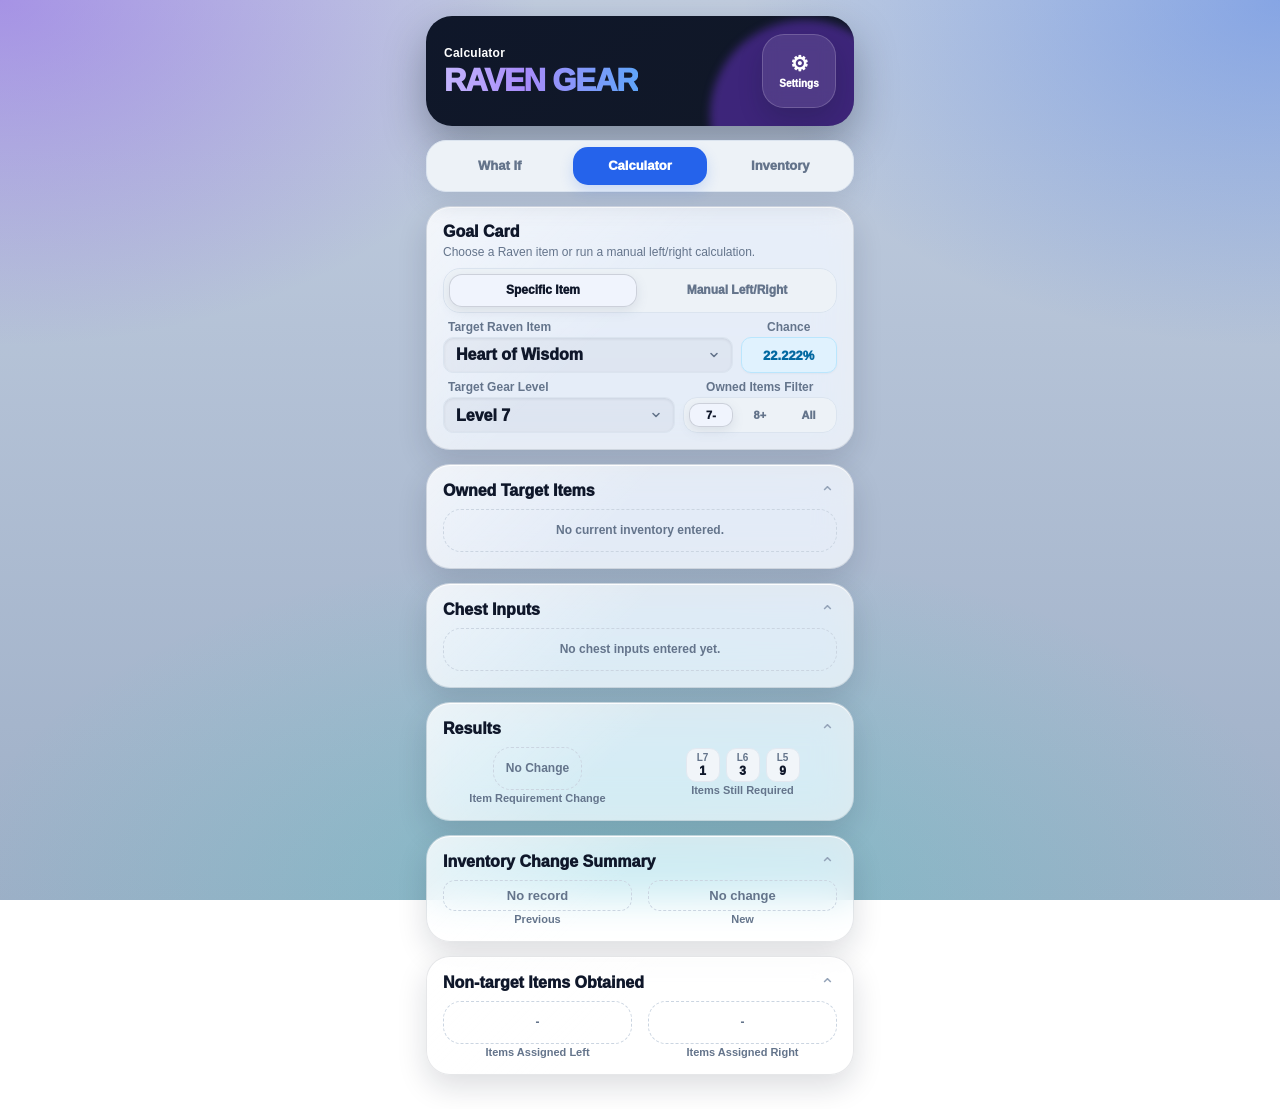
<file: raven-gear-standalone.html>
<!DOCTYPE html>
<html lang="en">
<head>
<meta charset="utf-8"/>
<meta content="width=device-width, initial-scale=1.0" name="viewport"/>
<title>Raven Gear — Standalone</title>
<link href="LAPHub.ico" rel="icon" type="image/x-icon"/>
<!--
  Standalone harness for the Raven Gear tool — runs the tool with NO hub.

  It provides exactly what the hub provides: a `root` element and a `host`, then
  calls the tool's own `mountTool({ root, host })`. Nothing else differs from the
  hub. This proves the Stage 2/3 contract: the tool owns its markup + styles and
  imports zero hub paths.

  What the standalone `host` must provide (the tool's mount contract):
    - exposeAppBridge(api)        : copy api's defined keys onto a global target
    - exposeTestExports(api)      : same, for test-only exports (no-op-safe here)
    - exposeActionRegistry(target): install a LAP_ACTIONS registry used by the
                                    tool's delegated data-action dispatch
    - createSharedUiRuntimeModule : the REAL shared UI runtime (imported below)
    - navigation                  : hub-shell hooks the tool reads via host.navigation.
                                    Standalone has no hub pages, so these are stubs:
                                    empty page route/hash/id tables, no-op active-page
                                    setter, and no-op home hooks. The tool's OWN
                                    sub-page nav (page tabs) works without them.

  CSS: pure element/utility primitives + the 3 foundation tokens they need load below
  from the tool's OWN styles/primitives.css (layer base); the tool injects the rest of its
  stylesheet on mount. No src/shared CSS is referenced — the tool is fully self-contained.
-->
<style>
@layer tokens, base, components, overrides;
@import url("src/tools/raven-gear/styles/primitives.css") layer(base);
</style>
<style>
  body{ margin:0; }
  .app{ width:min(460px,100%); min-height:100vh; margin:0 auto; padding:16px 16px 34px; }
</style>
</head>
<body>
<main class="app">
<div id="raven-root"></div>
</main>
<script type="module">
import { createSharedUiRuntimeModule } from "./src/tools/raven-gear/shared/ui/ui-runtime.js";
import { mountTool } from "./src/tools/raven-gear/raven-gear-runtime.js";

// --- minimal, self-contained stubs (no hub code imported) ---

function exposeAppBridge(api){
  if(!api || typeof api !== "object") return;
  Object.keys(api).forEach(name => { if(api[name] !== undefined) window[name] = api[name]; });
}

function exposeTestExports(api){
  if(!api || typeof api !== "object") return;
  Object.keys(api).forEach(name => { if(api[name] !== undefined) window[name] = api[name]; });
}

function exposeActionRegistry(target = window){
  const actions = new Map();
  const registerAction = (name, handler) => { if(name && typeof handler === "function") actions.set(name, handler); };
  const registerActions = map => { if(map && typeof map === "object") Object.keys(map).forEach(n => registerAction(n, map[n])); };
  const registerWindowAction = name => registerAction(name, ({args}) => {
    const fn = window[name] || globalThis[name];
    if(typeof fn === "function") return fn(...(Array.isArray(args) ? args : []));
  });
  const registerWindowActions = names => { if(Array.isArray(names)) names.forEach(registerWindowAction); };
  const LAP_ACTIONS = {
    registerAction, registerActions, registerWindowAction, registerWindowActions,
    hasAction: name => actions.has(name),
    runAction: (name, context) => { const h = actions.get(name); if(typeof h !== "function") return false; h(context || {}); return true; }
  };
  if(target) target.LAP_ACTIONS = LAP_ACTIONS;
  return LAP_ACTIONS;
}

// Standalone has no hub pages: empty routing tables + no-op hooks.
const navigation = {
  getHubPageRoutes: () => ({}),
  getHubPageHashes: () => ({}),
  getHubPageIds: () => [],
  setHubActivePageId: () => {},
  initializeHubHomeContent: () => {},
  setHubHomeCategory: () => {}
};

const host = {
  exposeAppBridge,
  exposeTestExports,
  exposeActionRegistry,
  createSharedUiRuntimeModule,
  navigation
};

mountTool({ root: document.getElementById("raven-root"), host })
  .catch(err => { console.error("Raven Gear standalone failed to mount:", err); });
</script>
</body>
</html>
</file>
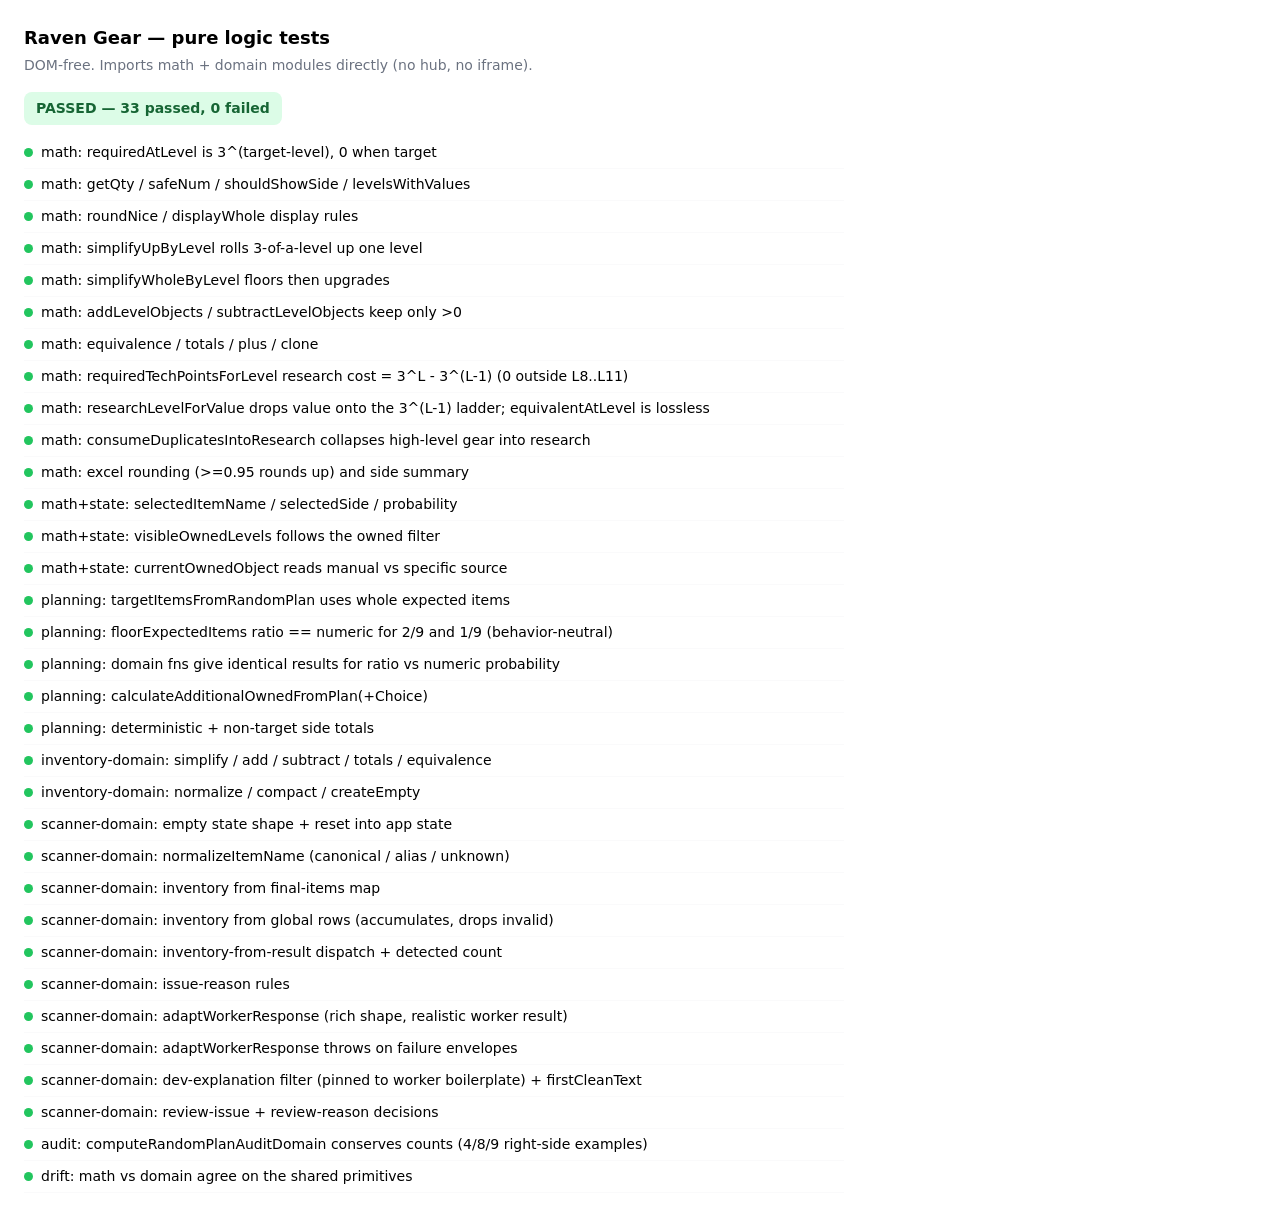
<file: tests/pure-test-runner.html>
<!DOCTYPE html>
<html lang="en">
<head>
<meta charset="utf-8">
<meta name="viewport" content="width=device-width, initial-scale=1">
<title>Raven Gear — pure logic tests</title>
<style>
  :root { color-scheme: light dark; }
  body { font: 14px/1.5 system-ui, sans-serif; margin: 24px; max-width: 820px; }
  h1 { font-size: 18px; margin: 0 0 4px; }
  .sub { color: #6b7280; margin: 0 0 16px; }
  #summary { display:inline-block; font-weight:700; padding:6px 12px; border-radius:8px; margin-bottom:12px; background:#e5e7eb; }
  #summary.pass { background:#dcfce7; color:#166534; }
  #summary.fail { background:#fee2e2; color:#991b1b; }
  .row { display:flex; align-items:center; gap:8px; padding:5px 0; border-bottom:1px solid #e5e7eb33; flex-wrap:wrap; }
  .dot { width:9px; height:9px; border-radius:50%; flex:0 0 auto; }
  .row.pass .dot { background:#22c55e; }
  .row.fail .dot { background:#ef4444; }
  .name { flex:1 1 auto; }
  .err { flex:1 1 100%; margin:4px 0 6px 17px; padding:8px; background:#fee2e233; border-radius:6px; white-space:pre-wrap; color:#991b1b; font-size:12px; }
</style>
</head>
<body>
  <h1>Raven Gear — pure logic tests</h1>
  <p class="sub">DOM-free. Imports math + domain modules directly (no hub, no iframe).</p>
  <div id="summary">Loading…</div>
  <div id="results"></div>
  <script type="module" src="./pure-logic-tests.js"></script>
</body>
</html>
</file>
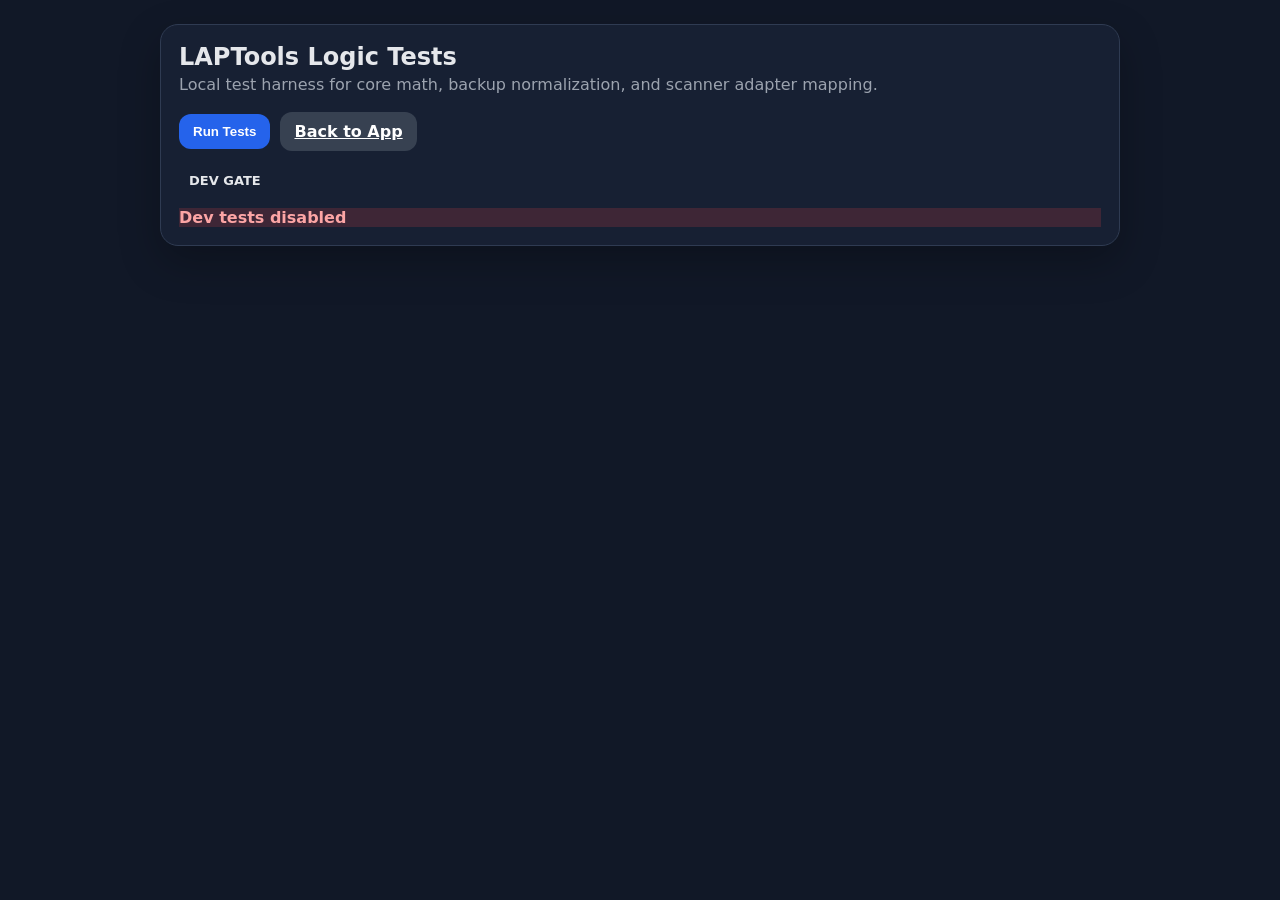
<file: tests/test-runner.html>
<!DOCTYPE html>
<html lang="en">
<head>
  <meta charset="utf-8" />
  <meta name="viewport" content="width=device-width, initial-scale=1.0" />
  <title>LAPTools Logic Tests</title>
  <link rel="stylesheet" href="test-style.css" />
</head>
<body>
  <main class="wrap">
    <section class="card">
      <h1>LAPTools Logic Tests</h1>
      <p class="sub">Local test harness for core math, backup normalization, and scanner adapter mapping.</p>
      <div class="toolbar">
        <button class="btn" id="rerunTests" type="button">Run Tests</button>
        <a class="btn secondary" href="../index.html#home">Back to App</a>
      </div>
      <div class="summary" id="summary"><span class="pill pending">Loading...</span></div>
      <div class="test-list" id="results"></div>
    </section>
  </main>
  <script>
    (function () {
      const devEnabled = window.location.hash === "#dev";
      const rerunButton = document.getElementById("rerunTests");
      const summary = document.getElementById("summary");
      const results = document.getElementById("results");

      if (!devEnabled) {
        if (rerunButton) rerunButton.disabled = true;
        if (summary) summary.innerHTML = '<span class="pill failed">DEV GATE</span>';
        if (results) {
          results.innerHTML = `
            <div class="test-row fail">
              <strong>Dev tests disabled</strong>
            </div>
          `;
        }
        return;
      }

      const script = document.createElement("script");
      script.src = "logic-tests.js";
      document.body.appendChild(script);
    })();
  </script>
</body>
</html>
</file>
<file: src/styles.css>
/* Hub stylesheet manifest: declares cascade-layer order and imports hub CSS.
   Layer order, later wins: tokens < base < components < overrides — fixed by the
   @layer statement below, not by @import order. Tool CSS loads on mount into the
   same named layers. */
@layer tokens, base, components, overrides;

/* tokens: design variables, in shared/ so a standalone tool page can load tokens+base alone. */
@import url("./shared/styles/tokens.css") layer(tokens);

/* base: resets, element defaults, shared primitives (.card, .pill, buttons, .notice, forms). */
@import url("./shared/styles/base.css") layer(base);

/* components: per-feature UI. */
/*   -- hub h- primitive layer (hub-private; loaded first so hub surfaces compose over it). */
@import url("./styles/hub-ui/index.css")                         layer(components);
/*   -- hub: home -- */
@import url("./styles/home.css?v=1.0.34")                                layer(components);
/*   -- hub: global navigation -- */
@import url("./styles/navigation.css")                           layer(components);

/* overrides: hub chrome. Wins over components by layer order. */
@import url("./styles/hub-chrome.css") layer(overrides);
</file>
<file: src/tools/raven-gear/ui/components.css>
/* The single stylesheet the tool injects on mount; imports every 2 primitive + bridges. */

@import url("./_tokens/tokens.css");

@import url("./stack/stack.css");
@import url("./button/button.css");
@import url("./pill/pill.css");
@import url("./notice/notice.css");
@import url("./card/card.css");
@import url("./text/text.css");
@import url("./tabs/tabs.css");
@import url("./toggle/toggle.css");
@import url("./grid/grid.css");
@import url("./hero-card/hero-card.css");
@import url("./modal/modal.css");
@import url("./pill-select/pill-select.css");
@import url("./progress-bar/progress-bar.css");
@import url("./file-picker/file-picker.css");
@import url("./value-box/value-box.css");

/* State-class bridge — adapts selection state and native hidden interop. */
@import url("./_bridge/state-bridge.css");

/* Layout parity — legacy spacing rhythm for top-level card2 surfaces. */
@import url("./_bridge/layout-parity.css");
@import url("./scanner-status/scanner-status.css");
</file>
<file: tests/test-style.css>
:root{color-scheme:dark}body{margin:0;font-family:system-ui,-apple-system,Segoe UI,sans-serif;background:#111827;color:#e5e7eb}.wrap{max-width:960px;margin:0 auto;padding:24px}.card{background:#172033;border:1px solid #2f3b52;border-radius:18px;padding:18px;box-shadow:0 16px 40px rgba(0,0,0,.25)}h1{margin:0 0 4px;font-size:24px}.sub{margin:0 0 18px;color:#9ca3af}.toolbar{display:flex;gap:10px;align-items:center;margin:16px 0}.btn{border:0;border-radius:12px;padding:10px 14px;font-weight:800;cursor:pointer;background:#2563eb;color:#fff}.btn.secondary{background:#374151}.summary{display:flex;gap:10px;flex-wrap:wrap;margin:14px 0}.pill{border-radius:999px;padding:6px 10px;font-size:13px;font-weight:800}.pass{background:rgba(34,197,94,.18);color:#86efac}.fail{background:rgba(239,68,68,.18);color:#fca5a5}.pending{background:rgba(234,179,8,.18);color:#fde68a}.test-list{display:grid;gap:10px;margin-top:12px}.test{border:1px solid #334155;border-radius:14px;padding:12px;background:#0f172a}.test-title{font-weight:800}.test-msg{margin-top:4px;color:#9ca3af;font-size:13px;white-space:pre-wrap}.test.ok{border-color:rgba(34,197,94,.45)}.test.bad{border-color:rgba(239,68,68,.55)}pre{background:#0b1020;border:1px solid #334155;border-radius:12px;padding:10px;overflow:auto}.hidden-frame{position:absolute;width:1px;height:1px;opacity:.01;pointer-events:none;left:-9999px;top:-9999px}
</file>
